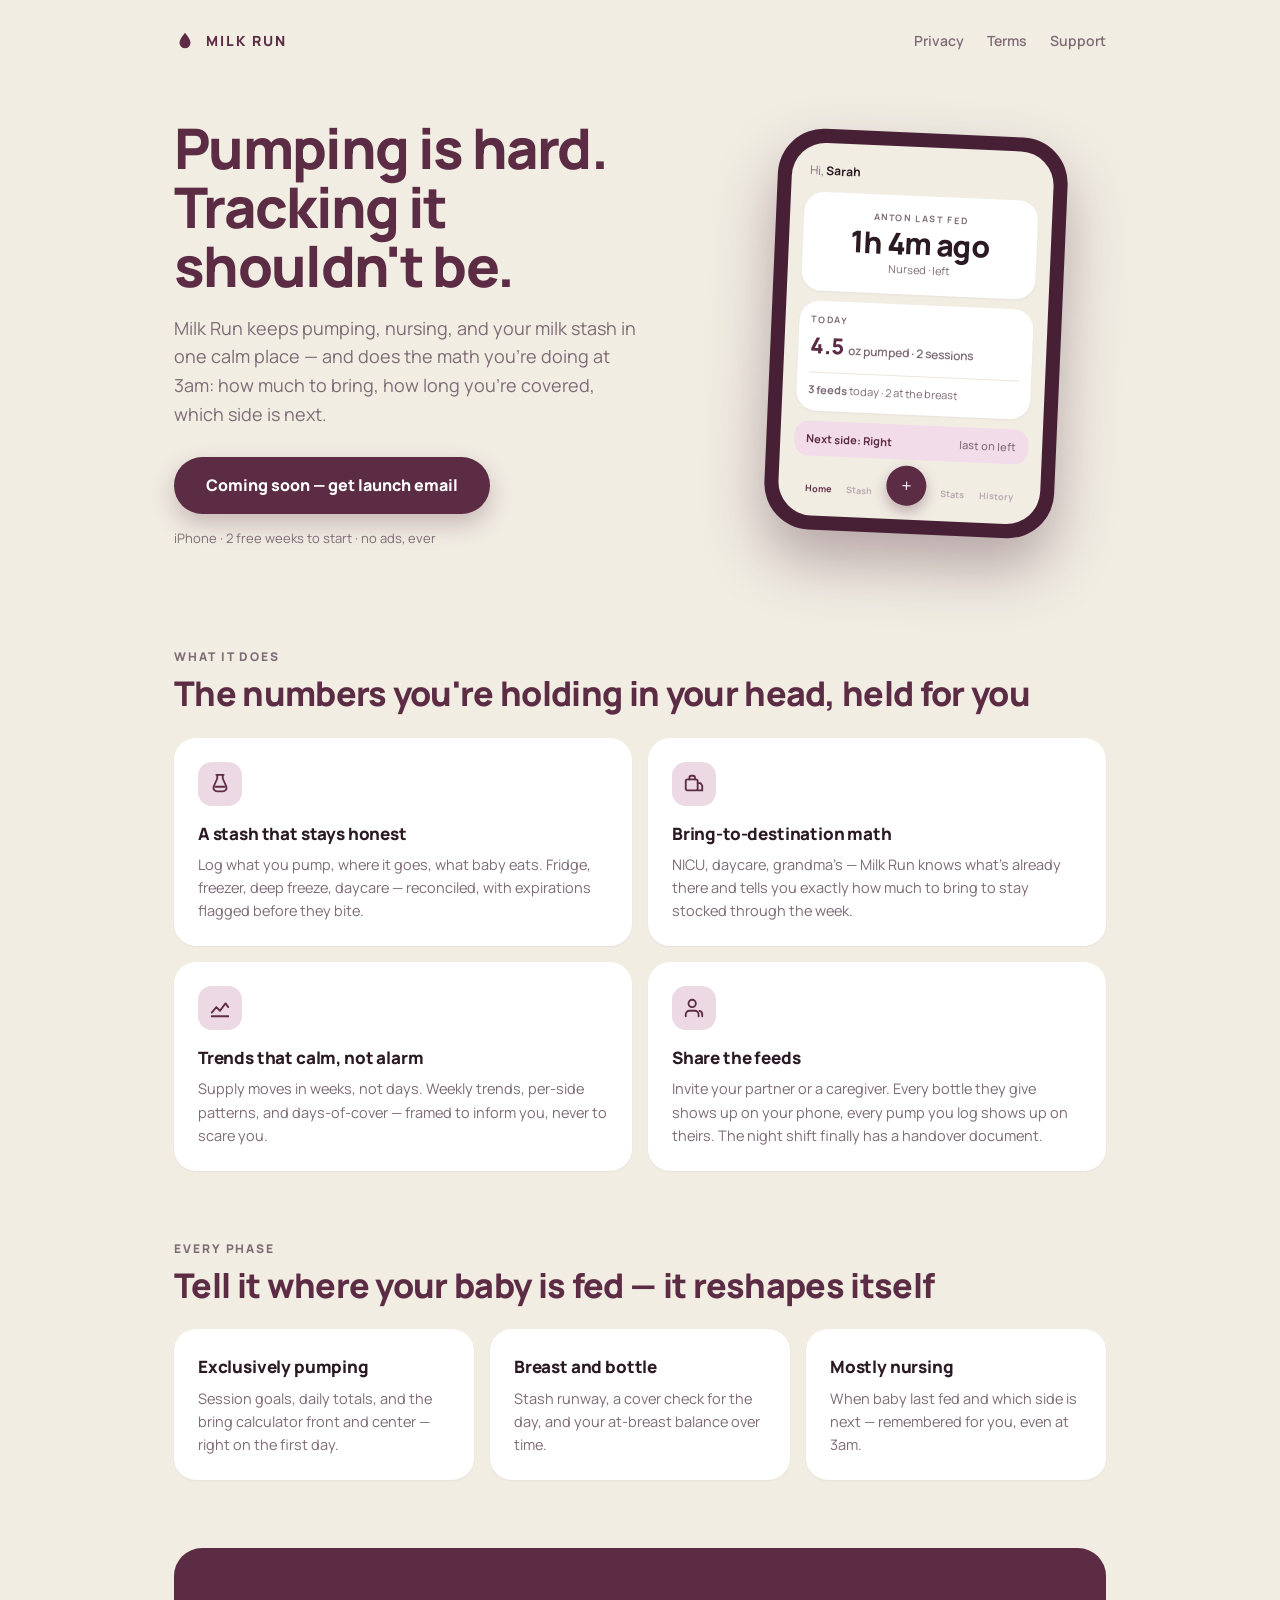
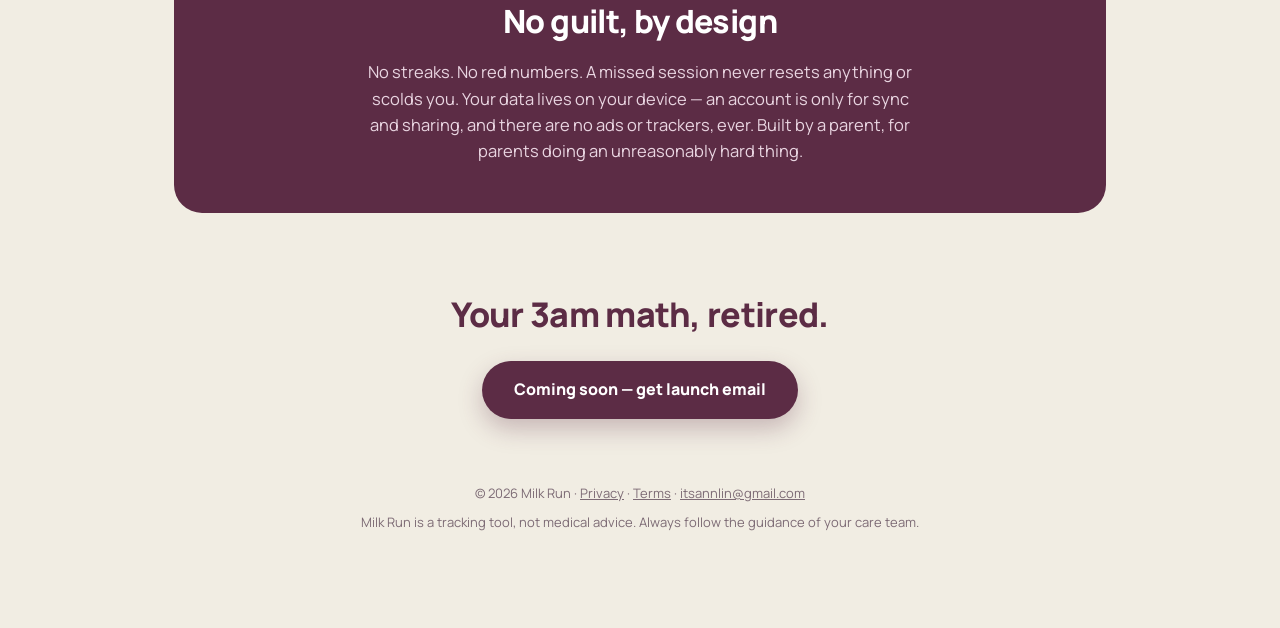
<file: index.html>
<!doctype html>
<html lang="en">
<head>
  <meta charset="utf-8" />
  <meta name="viewport" content="width=device-width, initial-scale=1" />
  <title>Milk Run — calm breastmilk tracking</title>
  <meta name="description" content="Milk Run tracks pumping, nursing, and your milk stash — and always knows how much to bring, how long you're covered, and which side is next. No guilt, no streaks." />
  <meta property="og:title" content="Milk Run — calm breastmilk tracking" />
  <meta property="og:description" content="Pumping is hard. Tracking it shouldn't be. Pumping, nursing, and your milk stash in one calm place." />
  <meta property="og:type" content="website" />
  <link rel="preconnect" href="https://fonts.googleapis.com" />
  <link rel="preconnect" href="https://fonts.gstatic.com" crossorigin />
  <link href="https://fonts.googleapis.com/css2?family=Manrope:wght@500;600;700;800&display=swap" rel="stylesheet" />
  <link rel="stylesheet" href="style.css" />
</head>
<body>
  <div class="wrap">
    <header class="site">
      <a class="brand" href="./">
        <svg class="drop" viewBox="0 0 24 24" fill="none" xmlns="http://www.w3.org/2000/svg" aria-hidden="true">
          <path d="M12 3c3.2 4.2 6 7.6 6 11a6 6 0 1 1-12 0c0-3.4 2.8-6.8 6-11z" fill="#5c2c45"/>
        </svg>
        Milk Run
      </a>
      <nav>
        <a href="privacy.html">Privacy</a>
        <a href="terms.html">Terms</a>
        <a href="mailto:itsannlin@gmail.com">Support</a>
      </nav>
    </header>

    <section class="hero">
      <div>
        <h1>Pumping is hard.<br />Tracking it shouldn't be.</h1>
        <p class="sub">
          Milk Run keeps pumping, nursing, and your milk stash in one calm
          place — and does the math you're doing at 3am: how much to bring,
          how long you're covered, which side is next.
        </p>
        <!-- Swap for the real App Store badge + link at launch -->
        <a class="cta" href="mailto:itsannlin@gmail.com?subject=Milk%20Run%20launch%20list&body=Tell%20me%20when%20Milk%20Run%20is%20on%20the%20App%20Store.">
          Coming soon — get launch email
        </a>
        <span class="cta-note">iPhone · 2 free weeks to start · no ads, ever</span>
      </div>

      <div class="phone-wrap" aria-hidden="true">
        <div class="phone">
          <div class="screen">
            <div class="hi">Hi, <strong>Sarah</strong></div>
            <div class="mini-hero">
              <div class="eyebrow">Anton last fed</div>
              <div class="big">1h 4m ago</div>
              <div class="side">Nursed · left</div>
            </div>
            <div class="mini-card">
              <div class="lab">Today</div>
              <div class="num">4.5 <small>oz pumped · 2 sessions</small></div>
              <div class="row2"><strong>3 feeds</strong> today · 2 at the breast</div>
            </div>
            <div class="mini-pill"><span>Next side: Right</span><span>last on left</span></div>
            <div class="mini-tabs">
              <span class="on">Home</span><span>Stash</span>
              <span class="fab">+</span>
              <span>Stats</span><span>History</span>
            </div>
          </div>
        </div>
      </div>
    </section>

    <section class="block">
      <div class="kicker">What it does</div>
      <h2>The numbers you're holding in your head, held for you</h2>
      <div class="grid">
        <div class="feature">
          <div class="icon">
            <svg viewBox="0 0 24 24" fill="none" stroke-width="2" stroke-linecap="round" stroke-linejoin="round"><path d="M8 2h8M9 2v4l-4 9a4 4 0 0 0 4 5h6a4 4 0 0 0 4-5l-4-9V2"/><path d="M7 15h10"/></svg>
          </div>
          <h3>A stash that stays honest</h3>
          <p>Log what you pump, where it goes, what baby eats. Fridge, freezer, deep freeze, daycare — reconciled, with expirations flagged before they bite.</p>
        </div>
        <div class="feature">
          <div class="icon">
            <svg viewBox="0 0 24 24" fill="none" stroke-width="2" stroke-linecap="round" stroke-linejoin="round"><rect x="3" y="7" width="13" height="12" rx="2"/><path d="M16 11h3l2 3v5h-5M7 7V5a2 2 0 0 1 2-2h2a2 2 0 0 1 2 2v2"/></svg>
          </div>
          <h3>Bring-to-destination math</h3>
          <p>NICU, daycare, grandma's — Milk Run knows what's already there and tells you exactly how much to bring to stay stocked through the week.</p>
        </div>
        <div class="feature">
          <div class="icon">
            <svg viewBox="0 0 24 24" fill="none" stroke-width="2" stroke-linecap="round" stroke-linejoin="round"><path d="M3 17l5-6 4 4 6-8 3 4"/><path d="M3 21h18"/></svg>
          </div>
          <h3>Trends that calm, not alarm</h3>
          <p>Supply moves in weeks, not days. Weekly trends, per-side patterns, and days-of-cover — framed to inform you, never to scare you.</p>
        </div>
        <div class="feature">
          <div class="icon">
            <svg viewBox="0 0 24 24" fill="none" stroke-width="2" stroke-linecap="round" stroke-linejoin="round"><path d="M17 21v-2a4 4 0 0 0-4-4H7a4 4 0 0 0-4 4v2"/><circle cx="10" cy="7" r="4"/><path d="M21 21v-2a4 4 0 0 0-3-3.87"/></svg>
          </div>
          <h3>Share the feeds</h3>
          <p>Invite your partner or a caregiver. Every bottle they give shows up on your phone, every pump you log shows up on theirs. The night shift finally has a handover document.</p>
        </div>
      </div>
    </section>

    <section class="block">
      <div class="kicker">Every phase</div>
      <h2>Tell it where your baby is fed — it reshapes itself</h2>
      <div class="grid3">
        <div class="feature">
          <h3>Exclusively pumping</h3>
          <p>Session goals, daily totals, and the bring calculator front and center — right on the first day.</p>
        </div>
        <div class="feature">
          <h3>Breast and bottle</h3>
          <p>Stash runway, a cover check for the day, and your at-breast balance over time.</p>
        </div>
        <div class="feature">
          <h3>Mostly nursing</h3>
          <p>When baby last fed and which side is next — remembered for you, even at 3am.</p>
        </div>
      </div>
    </section>

    <div class="band">
      <h2>No guilt, by design</h2>
      <p>
        No streaks. No red numbers. A missed session never resets anything or
        scolds you. Your data lives on your device — an account is only for
        sync and sharing, and there are no ads or trackers, ever. Built by a
        parent, for parents doing an unreasonably hard thing.
      </p>
    </div>

    <section class="final">
      <h2>Your 3am math, retired.</h2>
      <a class="cta" href="mailto:itsannlin@gmail.com?subject=Milk%20Run%20launch%20list&body=Tell%20me%20when%20Milk%20Run%20is%20on%20the%20App%20Store.">
        Coming soon — get launch email
      </a>
    </section>

    <footer>
      © 2026 Milk Run · <a href="privacy.html">Privacy</a> ·
      <a href="terms.html">Terms</a> ·
      <a href="mailto:itsannlin@gmail.com">itsannlin@gmail.com</a>
      <p style="margin-top:8px">
        Milk Run is a tracking tool, not medical advice. Always follow the
        guidance of your care team.
      </p>
    </footer>
  </div>
</body>
</html>
</file>
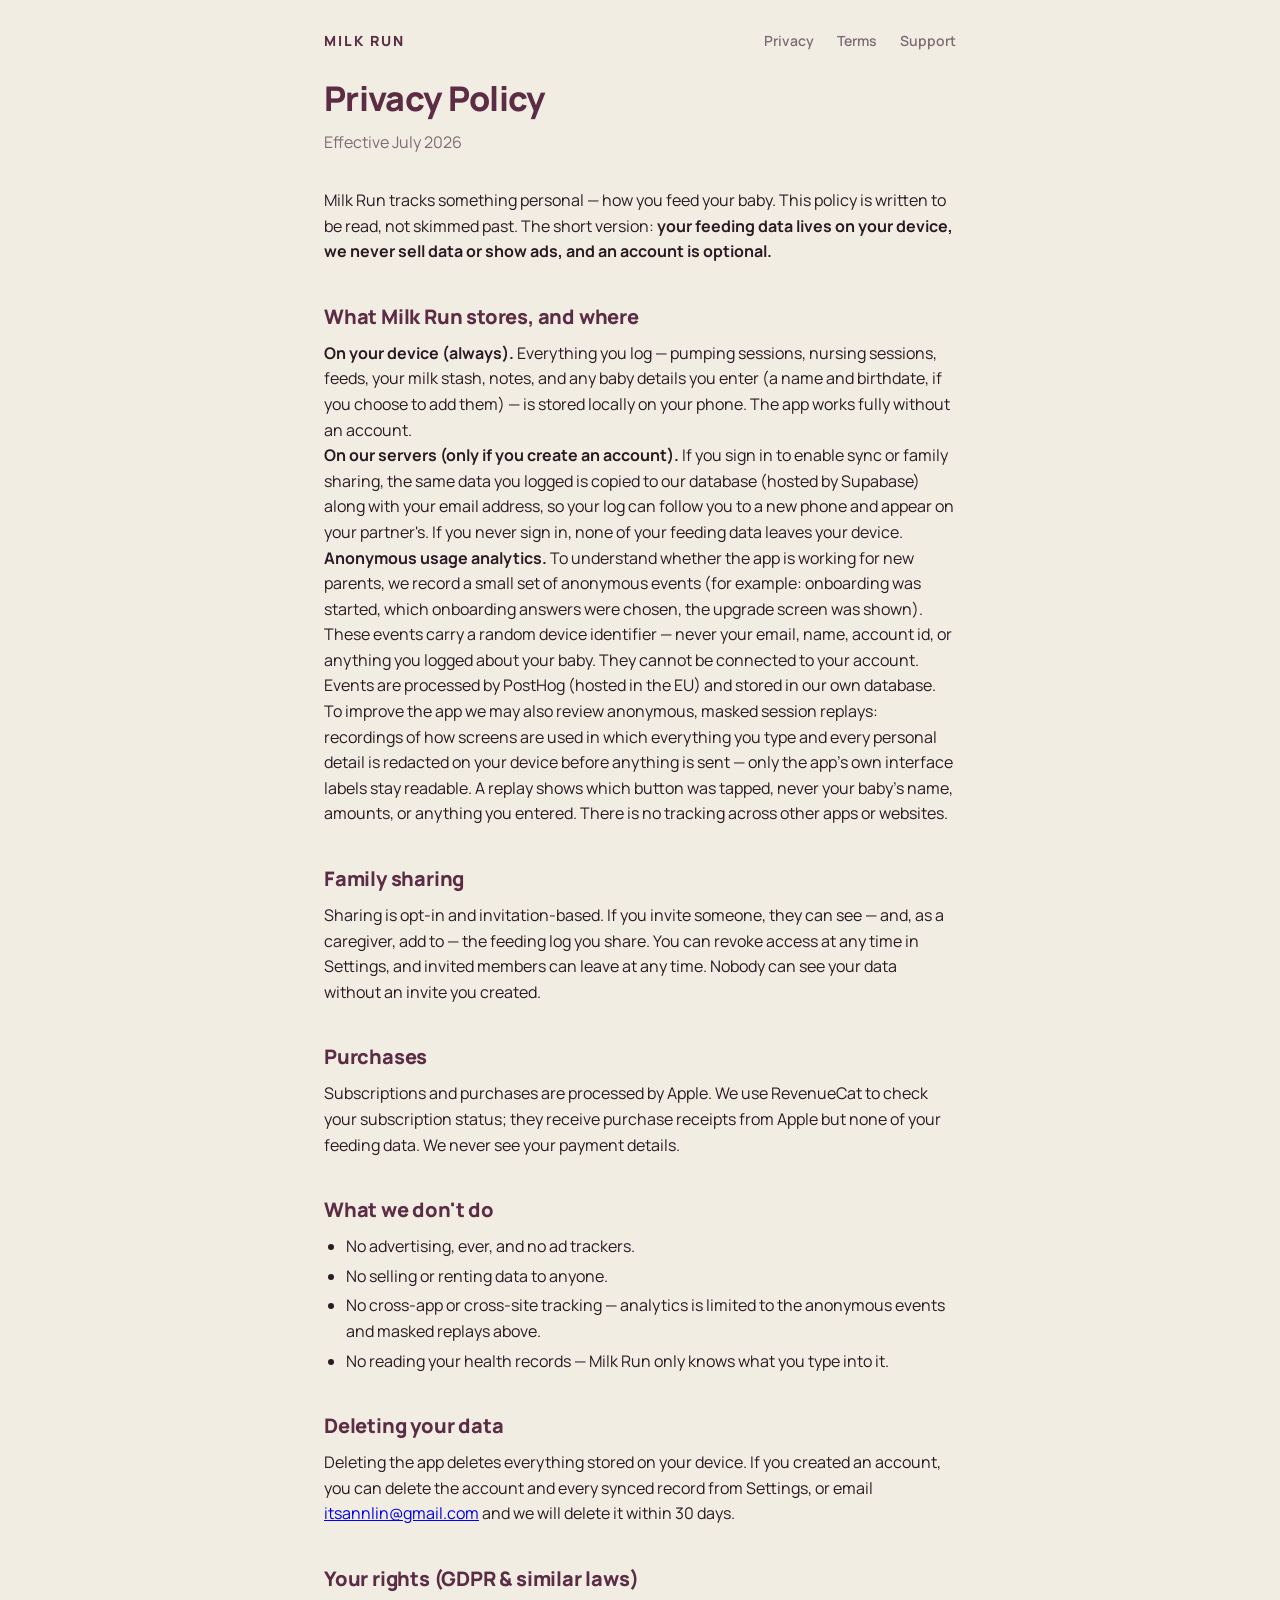
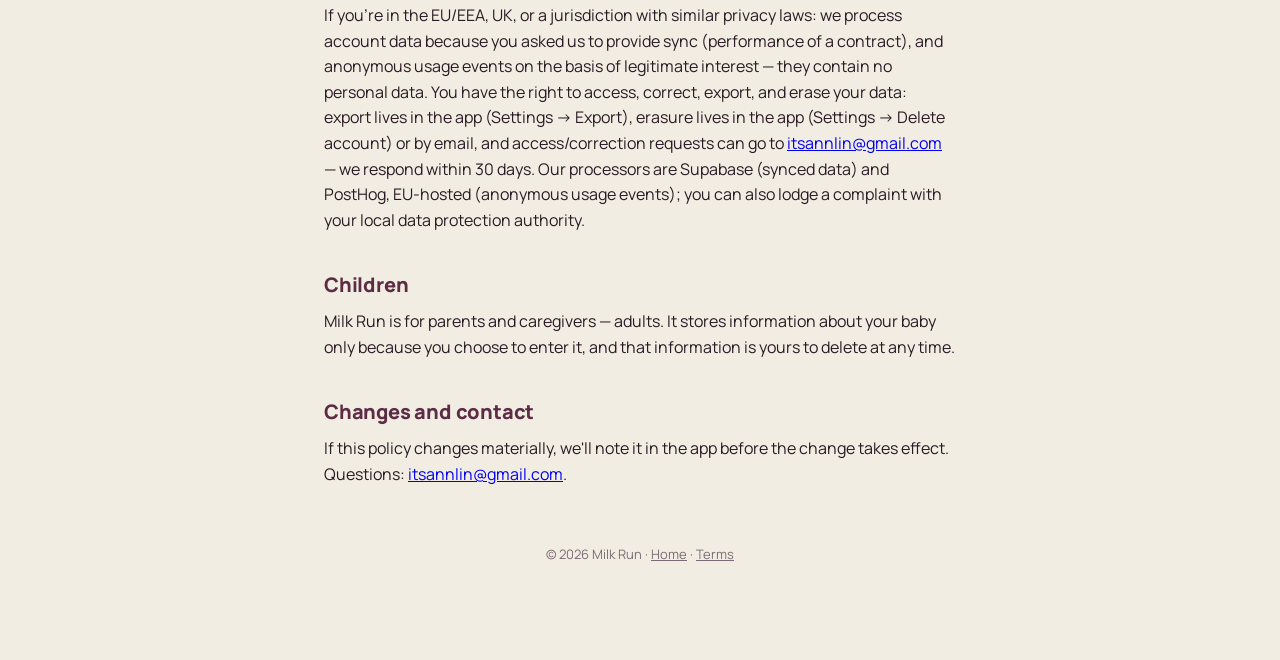
<file: privacy.html>
<!doctype html>
<html lang="en">
<head>
  <meta charset="utf-8" />
  <meta name="viewport" content="width=device-width, initial-scale=1" />
  <title>Privacy Policy — Milk Run</title>
  <link rel="preconnect" href="https://fonts.googleapis.com" />
  <link rel="preconnect" href="https://fonts.gstatic.com" crossorigin />
  <link href="https://fonts.googleapis.com/css2?family=Manrope:wght@500;600;700;800&display=swap" rel="stylesheet" />
  <link rel="stylesheet" href="style.css" />
</head>
<body>
  <div class="wrap legal">
    <header class="site">
      <a class="brand" href="./">Milk Run</a>
      <nav>
        <a href="privacy.html">Privacy</a>
        <a href="terms.html">Terms</a>
        <a href="mailto:itsannlin@gmail.com">Support</a>
      </nav>
    </header>

    <h1>Privacy Policy</h1>
    <p class="updated">Effective July 2026</p>

    <p>
      Milk Run tracks something personal — how you feed your baby. This policy
      is written to be read, not skimmed past. The short version: <strong>your
      feeding data lives on your device, we never sell data or show ads, and
      an account is optional.</strong>
    </p>

    <h2>What Milk Run stores, and where</h2>
    <p><strong>On your device (always).</strong> Everything you log — pumping
    sessions, nursing sessions, feeds, your milk stash, notes, and any baby
    details you enter (a name and birthdate, if you choose to add them) — is
    stored locally on your phone. The app works fully without an account.</p>

    <p><strong>On our servers (only if you create an account).</strong> If you
    sign in to enable sync or family sharing, the same data you logged is
    copied to our database (hosted by Supabase) along with your email address,
    so your log can follow you to a new phone and appear on your partner's.
    If you never sign in, none of your feeding data leaves your device.</p>

    <p><strong>Anonymous usage analytics.</strong> To understand whether the
    app is working for new parents, we record a small set of anonymous events
    (for example: onboarding was started, which onboarding answers were
    chosen, the upgrade screen was shown). These events carry a random
    device identifier — never your email, name, account id, or anything you
    logged about your baby. They cannot be connected to your account. Events
    are processed by PostHog (hosted in the EU) and stored in our own
    database. To improve the app we may also review anonymous, masked
    session replays: recordings of how screens are used in which everything
    you type and every personal detail is redacted on your device before
    anything is sent — only the app's own interface labels stay readable.
    A replay shows which button was tapped, never your baby's name,
    amounts, or anything you entered. There is no tracking across other
    apps or websites.</p>

    <h2>Family sharing</h2>
    <p>
      Sharing is opt-in and invitation-based. If you invite someone, they can
      see — and, as a caregiver, add to — the feeding log you share. You can
      revoke access at any time in Settings, and invited members can leave at
      any time. Nobody can see your data without an invite you created.
    </p>

    <h2>Purchases</h2>
    <p>
      Subscriptions and purchases are processed by Apple. We use RevenueCat to
      check your subscription status; they receive purchase receipts from
      Apple but none of your feeding data. We never see your payment details.
    </p>

    <h2>What we don't do</h2>
    <ul>
      <li>No advertising, ever, and no ad trackers.</li>
      <li>No selling or renting data to anyone.</li>
      <li>No cross-app or cross-site tracking — analytics is limited to the anonymous events and masked replays above.</li>
      <li>No reading your health records — Milk Run only knows what you type into it.</li>
    </ul>

    <h2>Deleting your data</h2>
    <p>
      Deleting the app deletes everything stored on your device. If you
      created an account, you can delete the account and every synced record
      from Settings, or email
      <a href="mailto:itsannlin@gmail.com">itsannlin@gmail.com</a> and we will
      delete it within 30 days.
    </p>

    <h2>Your rights (GDPR &amp; similar laws)</h2>
    <p>
      If you're in the EU/EEA, UK, or a jurisdiction with similar privacy
      laws: we process account data because you asked us to provide sync
      (performance of a contract), and anonymous usage events on the basis of
      legitimate interest — they contain no personal data. You have the right
      to access, correct, export, and erase your data: export lives in the
      app (Settings → Export), erasure lives in the app (Settings → Delete
      account) or by email, and access/correction requests can go to
      <a href="mailto:itsannlin@gmail.com">itsannlin@gmail.com</a> — we
      respond within 30 days. Our processors are Supabase (synced data) and
      PostHog, EU-hosted (anonymous usage events); you can also lodge a
      complaint with your local data protection authority.
    </p>

    <h2>Children</h2>
    <p>
      Milk Run is for parents and caregivers — adults. It stores information
      about your baby only because you choose to enter it, and that
      information is yours to delete at any time.
    </p>

    <h2>Changes and contact</h2>
    <p>
      If this policy changes materially, we'll note it in the app before the
      change takes effect. Questions:
      <a href="mailto:itsannlin@gmail.com">itsannlin@gmail.com</a>.
    </p>

    <footer>
      © 2026 Milk Run · <a href="./">Home</a> · <a href="terms.html">Terms</a>
    </footer>
  </div>
</body>
</html>
</file>
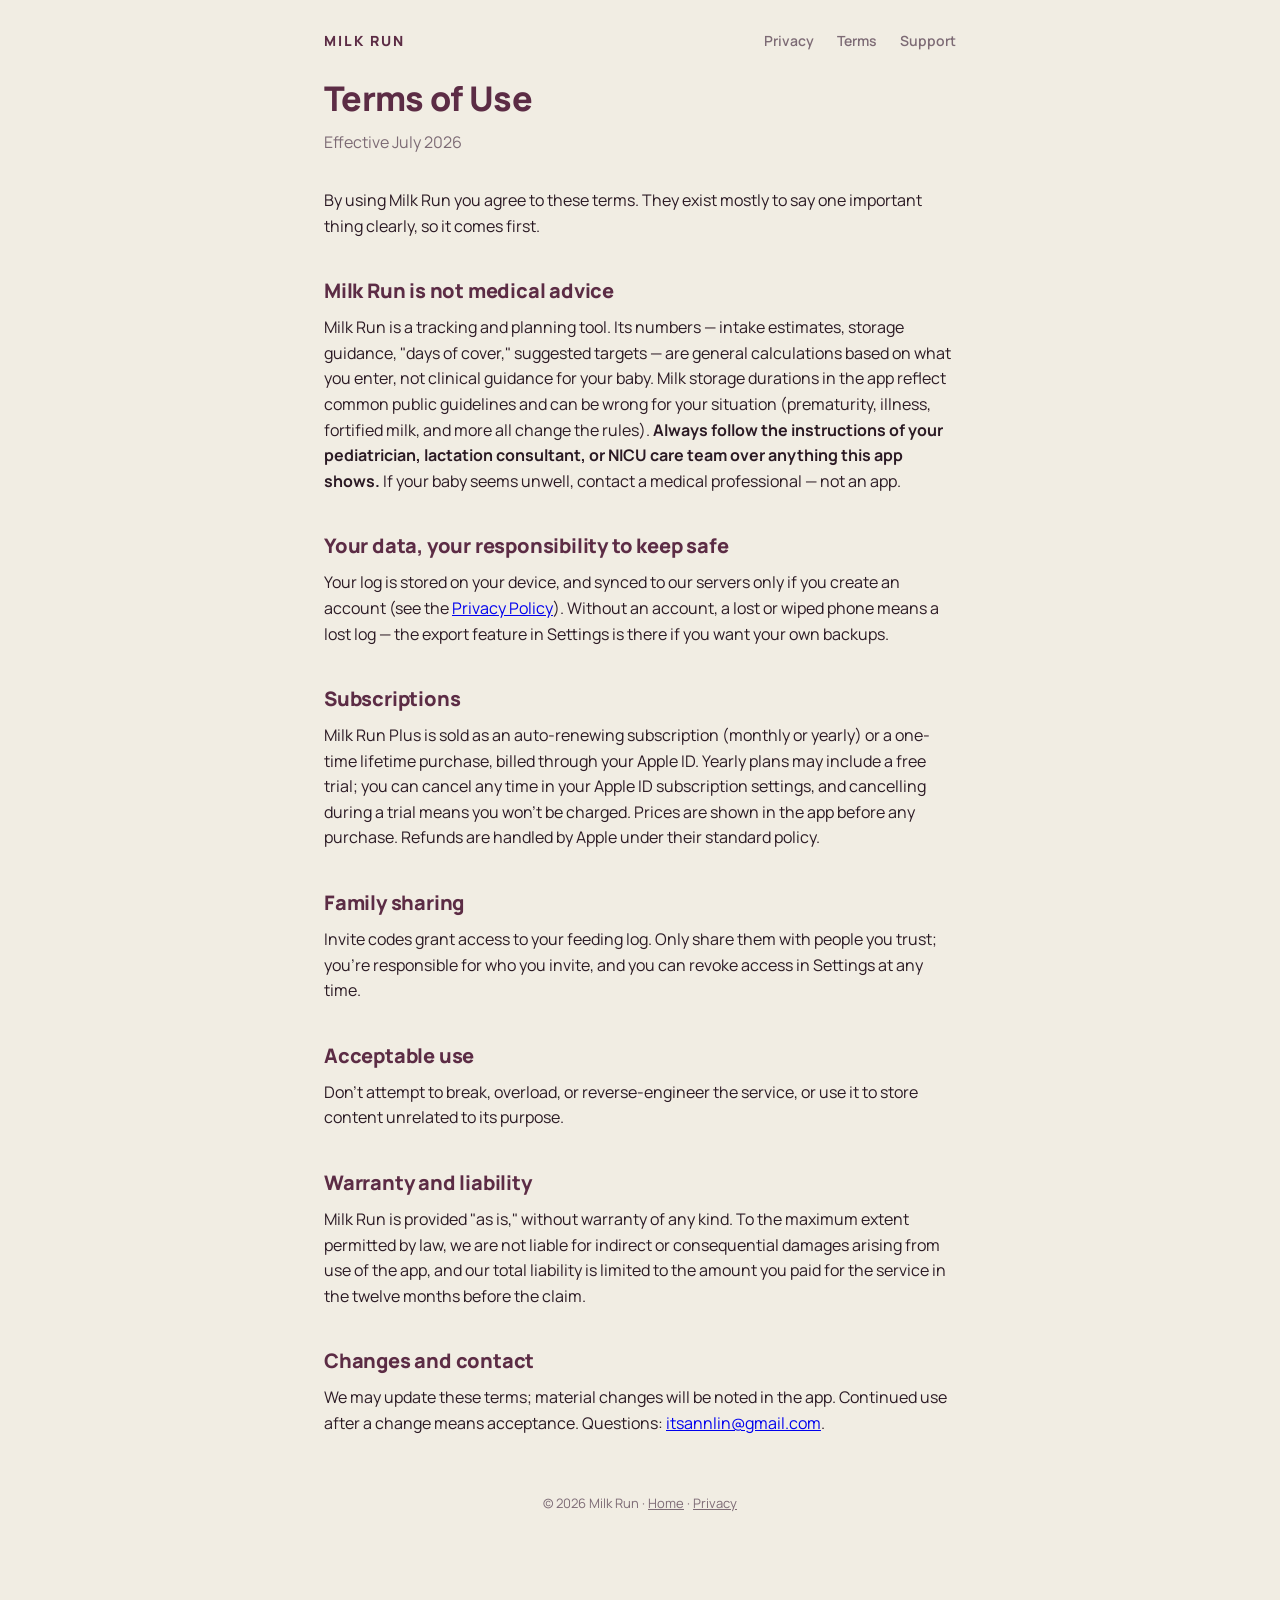
<file: terms.html>
<!doctype html>
<html lang="en">
<head>
  <meta charset="utf-8" />
  <meta name="viewport" content="width=device-width, initial-scale=1" />
  <title>Terms of Use — Milk Run</title>
  <link rel="preconnect" href="https://fonts.googleapis.com" />
  <link rel="preconnect" href="https://fonts.gstatic.com" crossorigin />
  <link href="https://fonts.googleapis.com/css2?family=Manrope:wght@500;600;700;800&display=swap" rel="stylesheet" />
  <link rel="stylesheet" href="style.css" />
</head>
<body>
  <div class="wrap legal">
    <header class="site">
      <a class="brand" href="./">Milk Run</a>
      <nav>
        <a href="privacy.html">Privacy</a>
        <a href="terms.html">Terms</a>
        <a href="mailto:itsannlin@gmail.com">Support</a>
      </nav>
    </header>

    <h1>Terms of Use</h1>
    <p class="updated">Effective July 2026</p>

    <p>
      By using Milk Run you agree to these terms. They exist mostly to say one
      important thing clearly, so it comes first.
    </p>

    <h2>Milk Run is not medical advice</h2>
    <p>
      Milk Run is a tracking and planning tool. Its numbers — intake
      estimates, storage guidance, "days of cover," suggested targets — are
      general calculations based on what you enter, not clinical guidance for
      your baby. Milk storage durations in the app reflect common public
      guidelines and can be wrong for your situation (prematurity, illness,
      fortified milk, and more all change the rules).
      <strong>Always follow the instructions of your pediatrician, lactation
      consultant, or NICU care team over anything this app shows.</strong>
      If your baby seems unwell, contact a medical professional — not an app.
    </p>

    <h2>Your data, your responsibility to keep safe</h2>
    <p>
      Your log is stored on your device, and synced to our servers only if
      you create an account (see the
      <a href="privacy.html">Privacy Policy</a>). Without an account, a lost
      or wiped phone means a lost log — the export feature in Settings is
      there if you want your own backups.
    </p>

    <h2>Subscriptions</h2>
    <p>
      Milk Run Plus is sold as an auto-renewing subscription (monthly or
      yearly) or a one-time lifetime purchase, billed through your Apple ID.
      Yearly plans may include a free trial; you can cancel any time in your
      Apple ID subscription settings, and cancelling during a trial means you
      won't be charged. Prices are shown in the app before any purchase.
      Refunds are handled by Apple under their standard policy.
    </p>

    <h2>Family sharing</h2>
    <p>
      Invite codes grant access to your feeding log. Only share them with
      people you trust; you're responsible for who you invite, and you can
      revoke access in Settings at any time.
    </p>

    <h2>Acceptable use</h2>
    <p>
      Don't attempt to break, overload, or reverse-engineer the service, or
      use it to store content unrelated to its purpose.
    </p>

    <h2>Warranty and liability</h2>
    <p>
      Milk Run is provided "as is," without warranty of any kind. To the
      maximum extent permitted by law, we are not liable for indirect or
      consequential damages arising from use of the app, and our total
      liability is limited to the amount you paid for the service in the
      twelve months before the claim.
    </p>

    <h2>Changes and contact</h2>
    <p>
      We may update these terms; material changes will be noted in the app.
      Continued use after a change means acceptance. Questions:
      <a href="mailto:itsannlin@gmail.com">itsannlin@gmail.com</a>.
    </p>

    <footer>
      © 2026 Milk Run · <a href="./">Home</a> ·
      <a href="privacy.html">Privacy</a>
    </footer>
  </div>
</body>
</html>
</file>
<file: style.css>
/* Milk Run site — shared styles. Brand: wine on cream, Manrope. */
:root {
  --wine: #5c2c45;
  --wine-deep: #472035;
  --wine-soft: #ecd9e4;
  --cream: #f1ede3;
  --ink: #2b1a24;
  --muted: #7d6b75;
  --card: #ffffff;
  --pink: #f3dce9;
  --r: 22px;
}
* { margin: 0; padding: 0; box-sizing: border-box; }
html { scroll-behavior: smooth; }
body {
  font-family: 'Manrope', -apple-system, 'Segoe UI', sans-serif;
  background: var(--cream);
  color: var(--ink);
  line-height: 1.6;
  -webkit-font-smoothing: antialiased;
}
.wrap { max-width: 980px; margin: 0 auto; padding: 28px 24px 96px; }

/* ---- header ---------------------------------------------------------- */
header.site { display: flex; align-items: center; justify-content: space-between; margin-bottom: 24px; }
.brand {
  display: inline-flex; align-items: center; gap: 10px;
  font-weight: 800; letter-spacing: 0.14em; text-transform: uppercase;
  color: var(--wine); font-size: 14px; text-decoration: none;
}
.brand .drop { width: 22px; height: 22px; }
nav a { color: var(--muted); text-decoration: none; font-size: 14px; font-weight: 600; margin-left: 20px; }
nav a:hover { color: var(--wine); }

/* ---- hero ------------------------------------------------------------ */
.hero {
  display: grid; grid-template-columns: 1.15fr 0.85fr;
  gap: 40px; align-items: center;
  padding: 40px 0 64px;
}
.hero h1 {
  font-size: clamp(38px, 5.4vw, 56px);
  line-height: 1.06; letter-spacing: -0.03em;
  color: var(--wine); font-weight: 800;
  margin-bottom: 18px;
}
.hero .sub { font-size: 18px; color: var(--muted); max-width: 42ch; margin-bottom: 28px; }
.cta {
  display: inline-block; background: var(--wine); color: #fff; text-decoration: none;
  font-weight: 800; font-size: 16px; padding: 16px 32px; border-radius: 999px;
  box-shadow: 0 10px 24px rgba(92, 44, 69, 0.28);
  transition: transform 0.15s ease, box-shadow 0.15s ease;
}
.cta:hover { transform: translateY(-2px); box-shadow: 0 14px 28px rgba(92, 44, 69, 0.32); }
.cta-note { display: block; margin-top: 14px; font-size: 13px; color: var(--muted); }

/* ---- phone mockup (a faithful mini of the app home) ------------------- */
.phone-wrap { display: flex; justify-content: center; }
.phone {
  width: 290px; padding: 14px; border-radius: 46px;
  background: var(--wine-deep);
  box-shadow: 0 30px 60px rgba(71, 32, 53, 0.35);
  transform: rotate(2.5deg);
}
.screen {
  background: var(--cream); border-radius: 34px; padding: 18px 14px 12px;
  display: flex; flex-direction: column; gap: 10px; overflow: hidden;
}
.screen .hi { font-size: 12px; color: var(--muted); padding: 0 4px 2px; }
.screen .hi strong { color: var(--ink); }
.mini-hero {
  background: var(--card); border-radius: 20px; padding: 16px 12px; text-align: center;
  box-shadow: 0 1px 2px rgba(92, 44, 69, 0.06);
}
.mini-hero .eyebrow { font-size: 9px; letter-spacing: 0.18em; font-weight: 700; color: var(--muted); text-transform: uppercase; }
.mini-hero .big { font-size: 30px; font-weight: 800; letter-spacing: -0.02em; color: var(--ink); line-height: 1.15; }
.mini-hero .side { font-size: 11px; color: var(--muted); }
.mini-card {
  background: var(--card); border-radius: 20px; padding: 12px;
  box-shadow: 0 1px 2px rgba(92, 44, 69, 0.06);
}
.mini-card .lab { font-size: 9px; letter-spacing: 0.18em; font-weight: 700; color: var(--muted); text-transform: uppercase; margin-bottom: 2px; }
.mini-card .num { font-size: 22px; font-weight: 800; color: var(--wine); }
.mini-card .num small { font-size: 12px; color: var(--muted); font-weight: 600; }
.mini-card .row2 { font-size: 11px; color: var(--muted); border-top: 1px solid #eee5da; margin-top: 8px; padding-top: 8px; }
.mini-pill {
  background: var(--pink); border-radius: 14px; padding: 9px 12px;
  font-size: 11px; font-weight: 700; color: var(--wine);
  display: flex; justify-content: space-between;
}
.mini-pill span:last-child { font-weight: 500; color: var(--muted); }
.mini-tabs {
  display: flex; justify-content: space-around; align-items: center;
  padding: 10px 6px 2px; color: #b9a9b1; font-size: 9px; font-weight: 700;
}
.mini-tabs .fab {
  width: 40px; height: 40px; border-radius: 50%; background: var(--wine);
  display: flex; align-items: center; justify-content: center; margin-top: -14px;
  color: #fff; font-size: 18px; font-weight: 400;
  box-shadow: 0 6px 14px rgba(92, 44, 69, 0.35);
}
.mini-tabs .on { color: var(--wine); }

/* ---- sections --------------------------------------------------------- */
section.block { padding: 34px 0; }
.kicker {
  font-size: 12px; letter-spacing: 0.16em; text-transform: uppercase;
  font-weight: 800; color: var(--muted); margin-bottom: 8px;
}
section.block > h2 {
  font-size: clamp(26px, 3.4vw, 34px); letter-spacing: -0.02em;
  color: var(--wine); font-weight: 800; margin-bottom: 24px; line-height: 1.15;
}
.grid { display: grid; grid-template-columns: repeat(2, 1fr); gap: 16px; }
.grid3 { display: grid; grid-template-columns: repeat(3, 1fr); gap: 16px; }
.feature {
  background: var(--card); border-radius: var(--r); padding: 24px;
  box-shadow: 0 1px 2px rgba(92, 44, 69, 0.06);
}
.feature .icon {
  width: 44px; height: 44px; border-radius: 14px; background: var(--wine-soft);
  display: flex; align-items: center; justify-content: center; margin-bottom: 14px;
}
.feature .icon svg { width: 22px; height: 22px; stroke: var(--wine); }
.feature h3 { font-size: 17px; font-weight: 800; letter-spacing: -0.01em; color: var(--ink); margin-bottom: 6px; }
.feature p { font-size: 14.5px; color: var(--muted); }

/* ---- manifesto band ---------------------------------------------------- */
.band {
  background: var(--wine); color: #fff; border-radius: 28px;
  padding: 48px 40px; margin: 34px 0; text-align: center;
}
.band h2 { font-size: clamp(24px, 3.2vw, 32px); font-weight: 800; letter-spacing: -0.02em; margin-bottom: 12px; }
.band p { font-size: 16.5px; color: #e9d5e1; max-width: 56ch; margin: 0 auto; }

/* ---- bottom cta -------------------------------------------------------- */
.final { text-align: center; padding: 40px 0 8px; }
.final h2 { font-size: clamp(26px, 3.4vw, 34px); color: var(--wine); font-weight: 800; letter-spacing: -0.02em; margin-bottom: 20px; }

/* ---- legal pages ------------------------------------------------------- */
.legal { max-width: 680px; }
.legal h1 { font-size: 34px; line-height: 1.2; letter-spacing: -0.02em; color: var(--wine); font-weight: 800; margin-bottom: 12px; }
.legal h2 { font-size: 20px; letter-spacing: -0.01em; color: var(--wine); font-weight: 800; margin: 36px 0 8px; }
.legal p, .legal li { font-size: 16px; }
.legal ul { padding-left: 22px; margin: 8px 0; }
.legal li { margin: 4px 0; }
.updated { font-size: 13px; color: var(--muted); margin-bottom: 32px; }
.muted { color: var(--muted); }
.card {
  background: var(--card); border-radius: 20px; padding: 24px;
  margin: 16px 0; box-shadow: 0 1px 2px rgba(92, 44, 69, 0.06);
}

footer { margin-top: 56px; font-size: 13px; color: var(--muted); text-align: center; }
footer a { color: var(--muted); }

/* ---- responsive -------------------------------------------------------- */
@media (max-width: 760px) {
  .hero { grid-template-columns: 1fr; gap: 36px; padding-top: 16px; }
  .grid, .grid3 { grid-template-columns: 1fr; }
  .phone { transform: rotate(0deg); }
  .band { padding: 36px 24px; }
}
</file>
